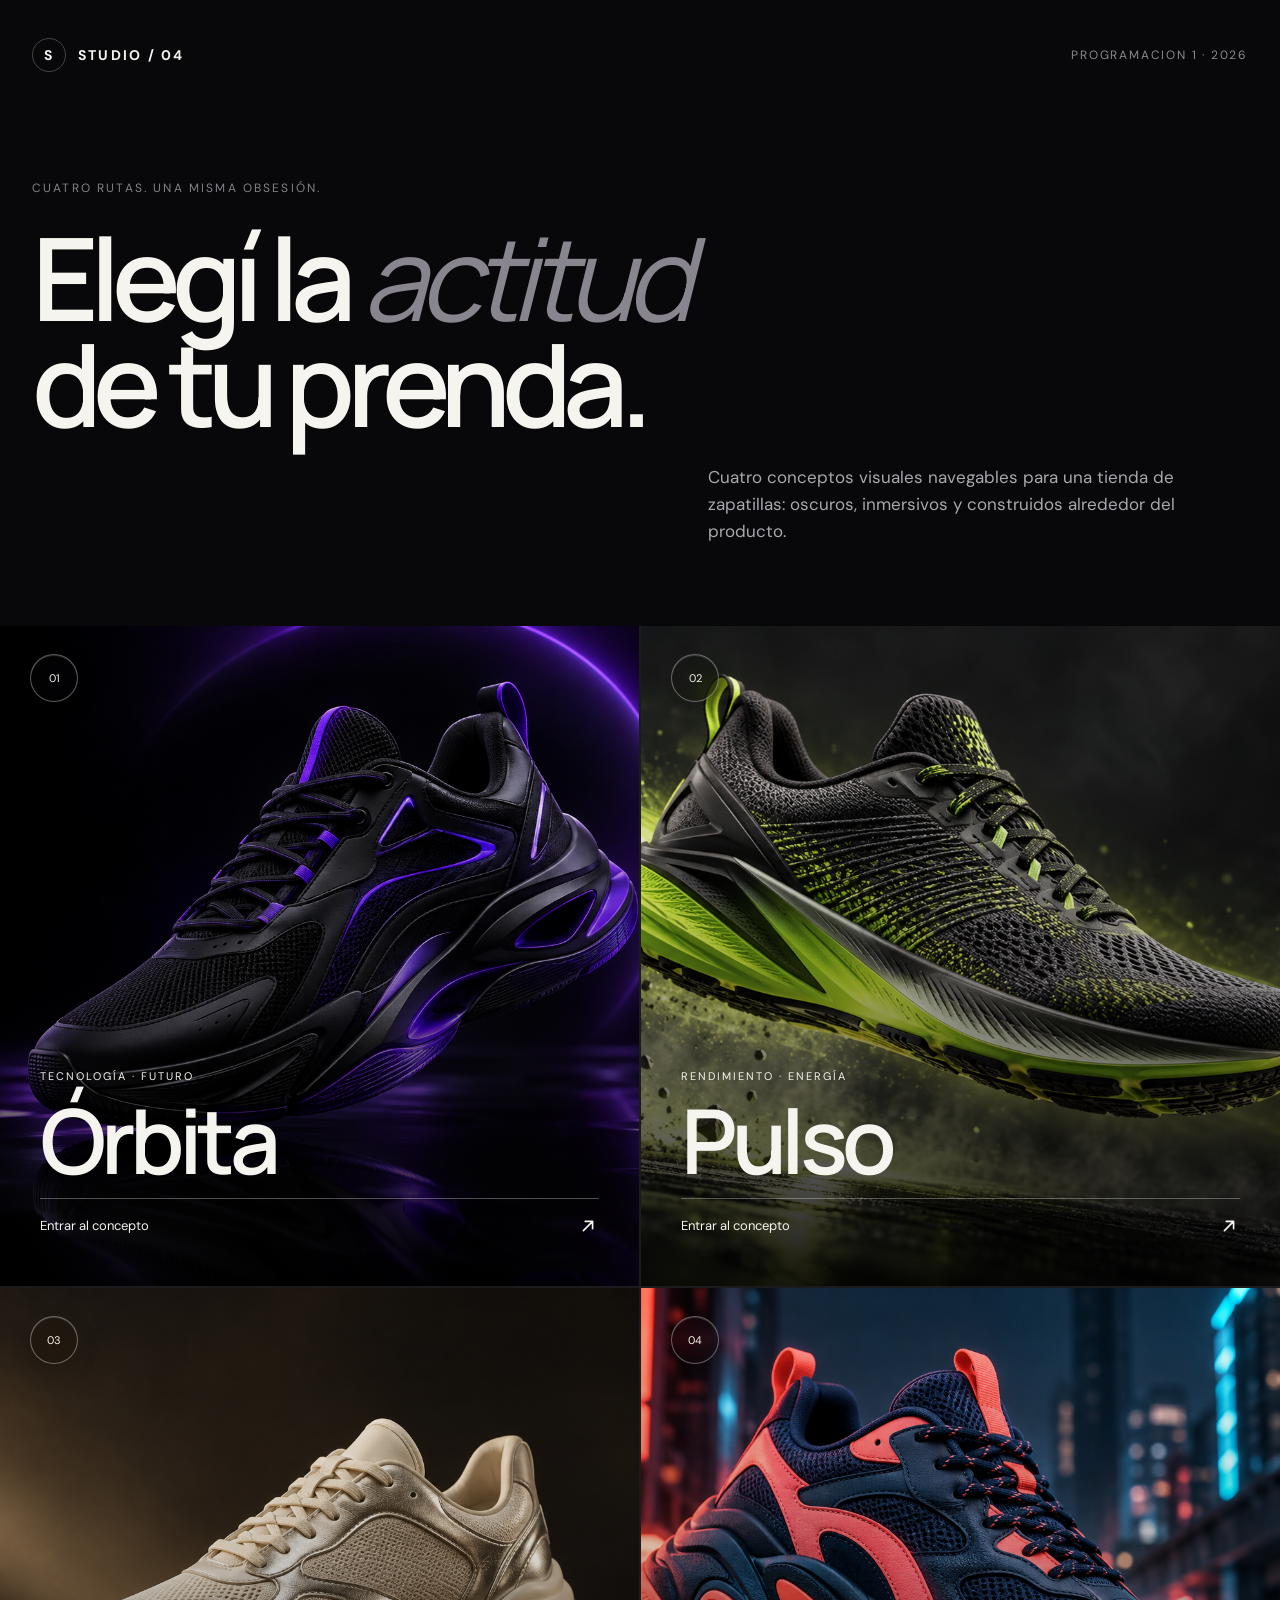
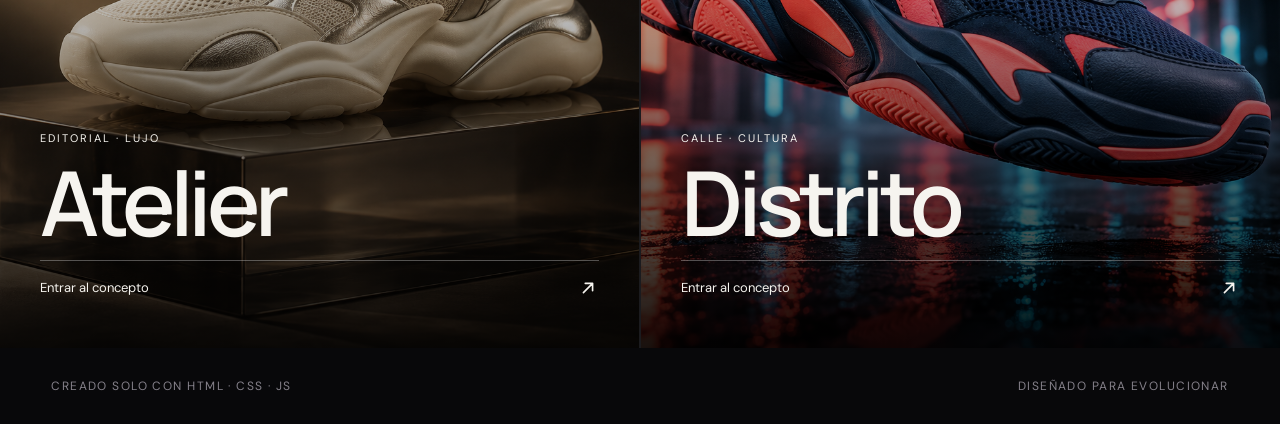
<file: index.html>
<!doctype html>
<html lang="es">
  <head>
    <meta charset="utf-8">
    <meta name="viewport" content="width=device-width, initial-scale=1">
    <meta name="description" content="Cuatro conceptos visuales para una tienda de zapatillas.">
    <title>
      STUDIO / 04
    </title>
    <link rel="preconnect" href="https://fonts.googleapis.com">
    <link rel="preconnect" href="https://fonts.gstatic.com" crossorigin>
    <link href="https://fonts.googleapis.com/css2?family=DM+Sans:wght@400;500;600;700&family=Manrope:wght@400;500;600;700;800&display=swap" rel="stylesheet">
    <link rel="stylesheet" href="estilos.css">
  </head>
  <body class="pagina-indice">
    <header class="cabecera">
      <a class="marca" href="index.html" aria-label="Inicio">
        <span class="marca-simbolo">
          S
        </span>
        <span>
          STUDIO / 04
        </span>
      </a>
      <p class="etiqueta-cabecera">
        Programacion 1 · 2026
      </p>
    </header>
    <main>
      <section class="portada-indice">
        <div class="rotulo">
          Cuatro rutas. Una misma obsesión.
        </div>
        <h1>
          Elegí la
          <em>
            actitud
          </em>
          <br>
          de tu prenda.
        </h1>
        <p class="bajada-indice">
          Cuatro conceptos visuales navegables para una tienda de zapatillas: oscuros, inmersivos y construidos alrededor del producto.
        </p>
      </section>
      <section class="grilla-conceptos" aria-label="Conceptos disponibles">
        <a class="tarjeta-concepto" href="orbita.html">
          <img src="assets/imagenes/zapatilla-orbita.png" alt="Zapatilla negra iluminada en violeta">
          <div class="velo-tarjeta">
          </div>
          <span class="numero-concepto">
            01
          </span>
          <div class="datos-concepto">
            <span>
              Tecnología · Futuro
            </span>
            <h2>
              Órbita
            </h2>
            <p>
              Entrar al concepto
              <span class="icono-enlace">
                <svg class="icono-svg" aria-hidden="true">
                  <use href="assets/iconos.svg#flecha-arriba-derecha"></use>
                </svg>
              </span>
            </p>
          </div>
        </a>
        <a class="tarjeta-concepto" href="pulso.html">
          <img src="assets/imagenes/zapatilla-pulso.png" alt="Zapatilla de running negra y verde lima">
          <div class="velo-tarjeta">
          </div>
          <span class="numero-concepto">
            02
          </span>
          <div class="datos-concepto">
            <span>
              Rendimiento · Energía
            </span>
            <h2>
              Pulso
            </h2>
            <p>
              Entrar al concepto
              <span class="icono-enlace">
                <svg class="icono-svg" aria-hidden="true">
                  <use href="assets/iconos.svg#flecha-arriba-derecha"></use>
                </svg>
              </span>
            </p>
          </div>
        </a>
        <a class="tarjeta-concepto" href="atelier.html">
          <img src="assets/imagenes/zapatilla-atelier.png" alt="Zapatilla color crema sobre pedestal de vidrio">
          <div class="velo-tarjeta">
          </div>
          <span class="numero-concepto">
            03
          </span>
          <div class="datos-concepto">
            <span>
              Editorial · Lujo
            </span>
            <h2>
              Atelier
            </h2>
            <p>
              Entrar al concepto
              <span class="icono-enlace">
                <svg class="icono-svg" aria-hidden="true">
                  <use href="assets/iconos.svg#flecha-arriba-derecha"></use>
                </svg>
              </span>
            </p>
          </div>
        </a>
        <a class="tarjeta-concepto" href="distrito.html">
          <img src="assets/imagenes/zapatilla-distrito.png" alt="Zapatilla urbana azul y coral en una ciudad nocturna">
          <div class="velo-tarjeta">
          </div>
          <span class="numero-concepto">
            04
          </span>
          <div class="datos-concepto">
            <span>
              Calle · Cultura
            </span>
            <h2>
              Distrito
            </h2>
            <p>
              Entrar al concepto
              <span class="icono-enlace">
                <svg class="icono-svg" aria-hidden="true">
                  <use href="assets/iconos.svg#flecha-arriba-derecha"></use>
                </svg>
              </span>
            </p>
          </div>
        </a>
      </section>
    </main>
    <footer class="pie-indice">
      <span>
        Creado solo con HTML · CSS · JS
      </span>
      <span>
        Diseñado para evolucionar
      </span>
    </footer>
  </body>
</html>
</file>
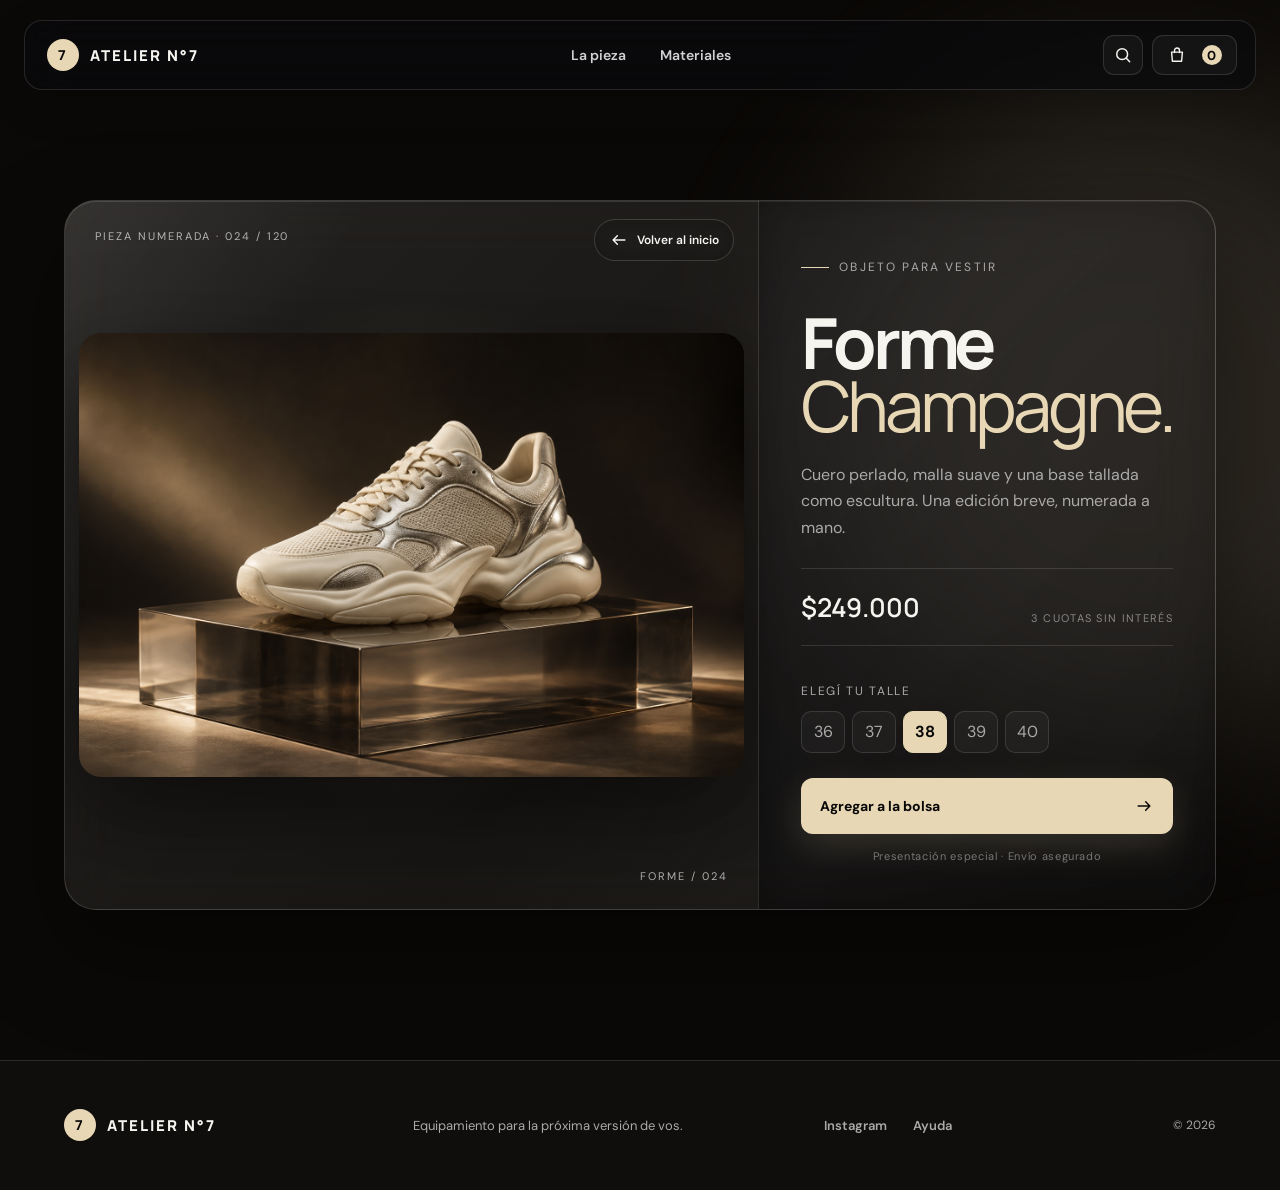
<file: atelier.html>
<!doctype html>
<html lang="es">
  <head>
    <meta charset="utf-8">
    <meta name="viewport" content="width=device-width,initial-scale=1">
    <meta name="description" content="Concepto visual de una tienda de zapatillas de edición limitada.">
    <title>
      Atelier N°7 — Forme
    </title>
    <link rel="preconnect" href="https://fonts.googleapis.com">
    <link rel="preconnect" href="https://fonts.gstatic.com" crossorigin>
    <link href="https://fonts.googleapis.com/css2?family=DM+Sans:wght@400;500;600&family=Manrope:wght@500;600;700;800&display=swap" rel="stylesheet">
    <link rel="stylesheet" href="estilos.css">
    <script src="interacciones.js" defer>
    </script>
  </head>
  <body class="tienda tema-atelier pagina-producto-unico">
    <div class="aura aura-uno">
    </div>
    <header class="cabecera-tienda" id="cabecera-principal">
      <a class="marca-tienda" href="index.html">
        <span class="marca-icono">
          7
        </span>
        <span>
          ATELIER N°7
        </span>
      </a>
      <nav class="navegacion">
        <a href="#producto">
          La pieza
        </a>
        <a href="#detalles">
          Materiales
        </a>
      </nav>
      <div class="acciones-cabecera">
        <button class="boton-icono" type="button" aria-label="Buscar">
          <svg class="icono-svg" aria-hidden="true">
            <use href="assets/iconos.svg#buscar"></use>
          </svg>
        </button>
        <button class="bolsa" type="button" aria-label="Bolsa de compra">
          <svg class="icono-svg" aria-hidden="true">
            <use href="assets/iconos.svg#bolsa"></use>
          </svg>
          <span>
            0
          </span>
        </button>
      </div>
    </header>
    <main class="escaparate-unico" id="producto">
      <section class="tarjeta-compra">
        <div class="visual-compra">
          <span class="sello-producto">
            PIEZA NUMERADA · 024 / 120
          </span>
          <a class="boton-volver-inicio" href="index.html">
            <svg class="icono-svg" aria-hidden="true">
              <use href="assets/iconos.svg#flecha-izquierda"></use>
            </svg>
            <span>Volver al inicio</span>
          </a>
          <img src="assets/imagenes/zapatilla-atelier.png" alt="Zapatilla marfil Atelier Forme">
          <span class="codigo-producto">
            FORME / 024
          </span>
        </div>
        <div class="informacion-compra">
          <p class="sobrelinea">
            <span>
            </span>
            Objeto para vestir
          </p>
          <h1>
            Forme
            <br>
            <em>
              Champagne.
            </em>
          </h1>
          <p class="descripcion-compra">
            Cuero perlado, malla suave y una base tallada como escultura. Una edición breve, numerada a mano.
          </p>
          <div class="linea-precio">
            <strong>
              $249.000
            </strong>
            <span>
              3 cuotas sin interés
            </span>
          </div>
          <div class="selector-talles" id="detalles">
            <p>
              Elegí tu talle
            </p>
            <div>
              <button type="button">
                36
              </button>
              <button type="button">
                37
              </button>
              <button class="activo" type="button">
                38
              </button>
              <button type="button">
                39
              </button>
              <button type="button">
                40
              </button>
            </div>
          </div>
          <button class="boton-comprar" type="button">
            Agregar a la bolsa
            <svg class="icono-svg" aria-hidden="true">
              <use href="assets/iconos.svg#flecha-derecha"></use>
            </svg>
          </button>
          <small class="nota-envio">
            Presentación especial · Envío asegurado
          </small>
        </div>
      </section>
    </main>
    <footer class="pie-simple">
      <a class="marca-tienda" href="index.html">
        <span class="marca-icono">
          7
        </span>
        ATELIER N°7
      </a>
      <p>
        Equipamiento para la próxima versión de vos.
      </p>
      <div>
        <a href="https://www.instagram.com/alejowillener/" target="_blank" rel="noopener noreferrer">Instagram</a>
        
        <span>
          Ayuda
        </span>
      </div>
      <span>
        © 2026
      </span>
    </footer>
  </body>
</html>
</file>
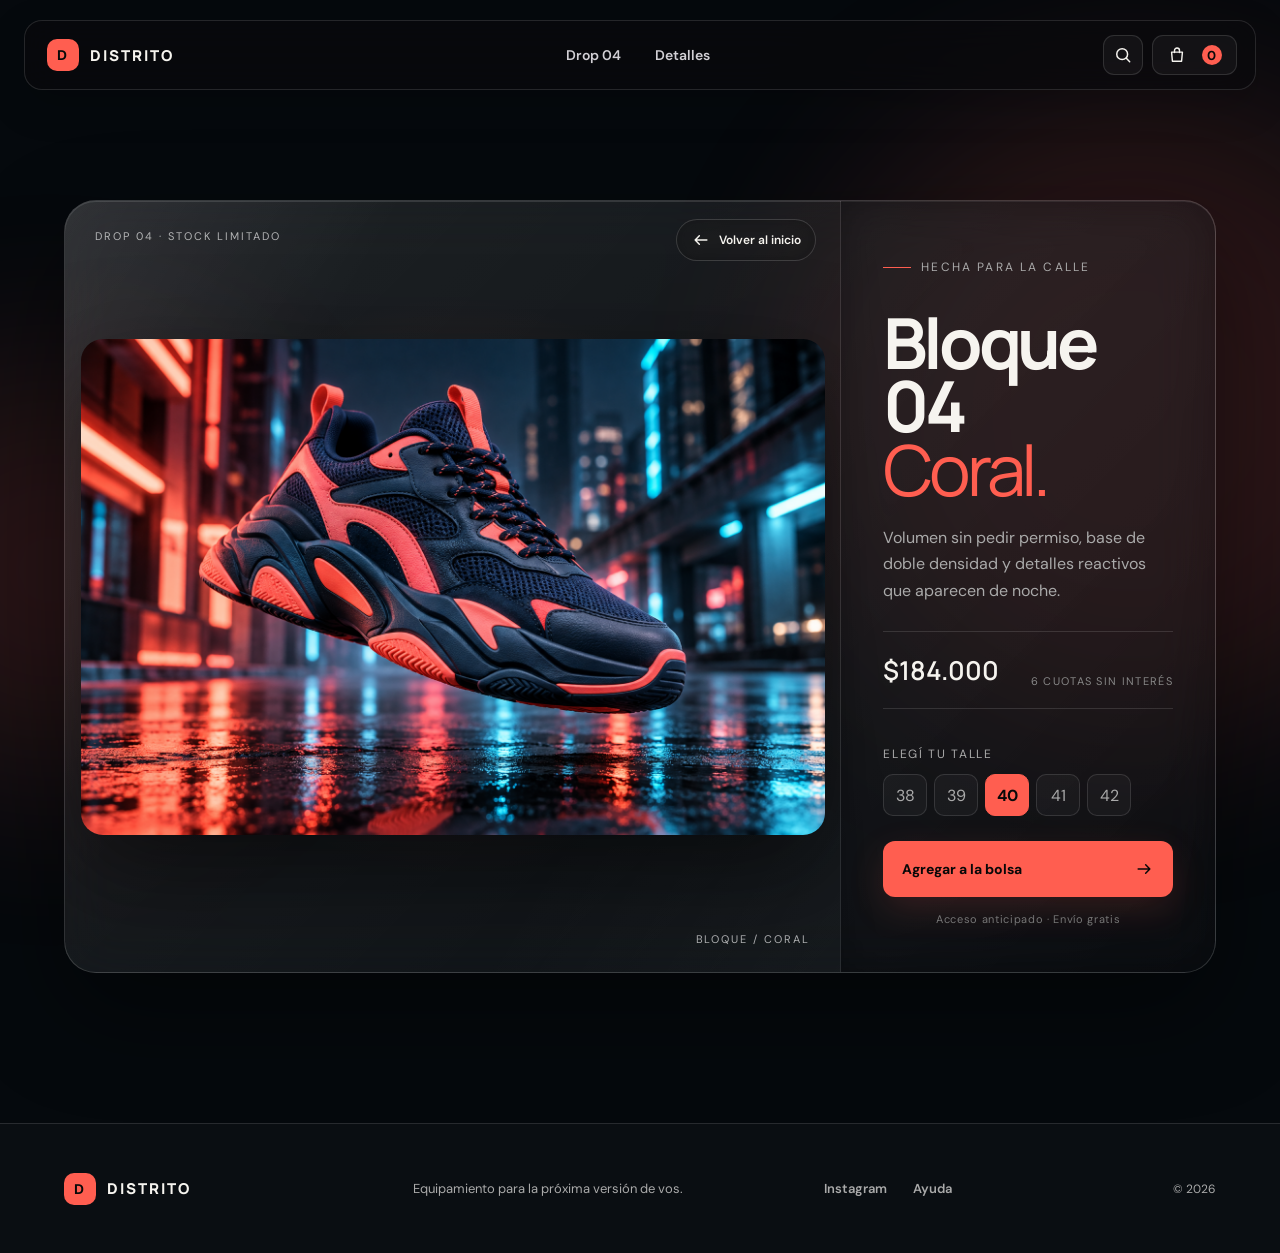
<file: distrito.html>
<!doctype html>
<html lang="es">
  <head>
    <meta charset="utf-8">
    <meta name="viewport" content="width=device-width,initial-scale=1">
    <meta name="description" content="Concepto visual de una tienda de zapatillas urbanas.">
    <title>
      Distrito — Bloque 04
    </title>
    <link rel="preconnect" href="https://fonts.googleapis.com">
    <link rel="preconnect" href="https://fonts.gstatic.com" crossorigin>
    <link href="https://fonts.googleapis.com/css2?family=DM+Sans:wght@400;500;600;700&family=Manrope:wght@500;600;700;800&display=swap" rel="stylesheet">
    <link rel="stylesheet" href="estilos.css">
    <script src="interacciones.js" defer>
    </script>
  </head>
  <body class="tienda tema-distrito pagina-producto-unico">
    <div class="aura aura-uno">
    </div>
    <div class="aura aura-dos">
    </div>
    <header class="cabecera-tienda" id="cabecera-principal">
      <a class="marca-tienda" href="index.html">
        <span class="marca-icono">
          D
        </span>
        <span>
          DISTRITO
        </span>
      </a>
      <nav class="navegacion">
        <a href="#producto">
          Drop 04
        </a>
        <a href="#detalles">
          Detalles
        </a>
      </nav>
      <div class="acciones-cabecera">
        <button class="boton-icono" type="button" aria-label="Buscar">
          <svg class="icono-svg" aria-hidden="true">
            <use href="assets/iconos.svg#buscar"></use>
          </svg>
        </button>
        <button class="bolsa" type="button" aria-label="Bolsa de compra">
          <svg class="icono-svg" aria-hidden="true">
            <use href="assets/iconos.svg#bolsa"></use>
          </svg>
          <span>
            0
          </span>
        </button>
      </div>
    </header>
    <main class="escaparate-unico" id="producto">
      <section class="tarjeta-compra">
        <div class="visual-compra">
          <span class="sello-producto">
            DROP 04 · STOCK LIMITADO
          </span>
          <a class="boton-volver-inicio" href="index.html">
            <svg class="icono-svg" aria-hidden="true">
              <use href="assets/iconos.svg#flecha-izquierda"></use>
            </svg>
            <span>Volver al inicio</span>
          </a>
        
          <img src="assets/imagenes/zapatilla-distrito.png" alt="Zapatilla urbana Distrito Bloque 04">
          <span class="codigo-producto">
            BLOQUE / CORAL
          </span>
        </div>
        <div class="informacion-compra">
          <p class="sobrelinea">
            <span>
            </span>
            Hecha para la calle
          </p>
          <h1>
            Bloque 04
            <br>
            <em>
              Coral.
            </em>
          </h1>
          <p class="descripcion-compra">
            Volumen sin pedir permiso, base de doble densidad y detalles reactivos que aparecen de noche.
          </p>
          <div class="linea-precio">
            <strong>
              $184.000
            </strong>
            <span>
              6 cuotas sin interés
            </span>
          </div>
          <div class="selector-talles" id="detalles">
            <p>
              Elegí tu talle
            </p>
            <div>
              <button type="button">
                38
              </button>
              <button type="button">
                39
              </button>
              <button class="activo" type="button">
                40
              </button>
              <button type="button">
                41
              </button>
              <button type="button">
                42
              </button>
            </div>
          </div>
          <button class="boton-comprar" type="button">
            Agregar a la bolsa
            <svg class="icono-svg" aria-hidden="true">
              <use href="assets/iconos.svg#flecha-derecha"></use>
            </svg>
          </button>
          <small class="nota-envio">
            Acceso anticipado · Envío gratis
          </small>
        </div>
      </section>
    </main>
    <footer class="pie-simple">
      <a class="marca-tienda" href="index.html">
        <span class="marca-icono">
          D
        </span>
        DISTRITO
      </a>
      <p>
        Equipamiento para la próxima versión de vos.
      </p>
      <div>
        <a href="https://www.instagram.com/alejowillener/" target="_blank" rel="noopener noreferrer">Instagram</a>
        
        <span>
          Ayuda
        </span>
      </div>
      <span>
        © 2026
      </span>
    </footer>
  </body>
</html>
</file>
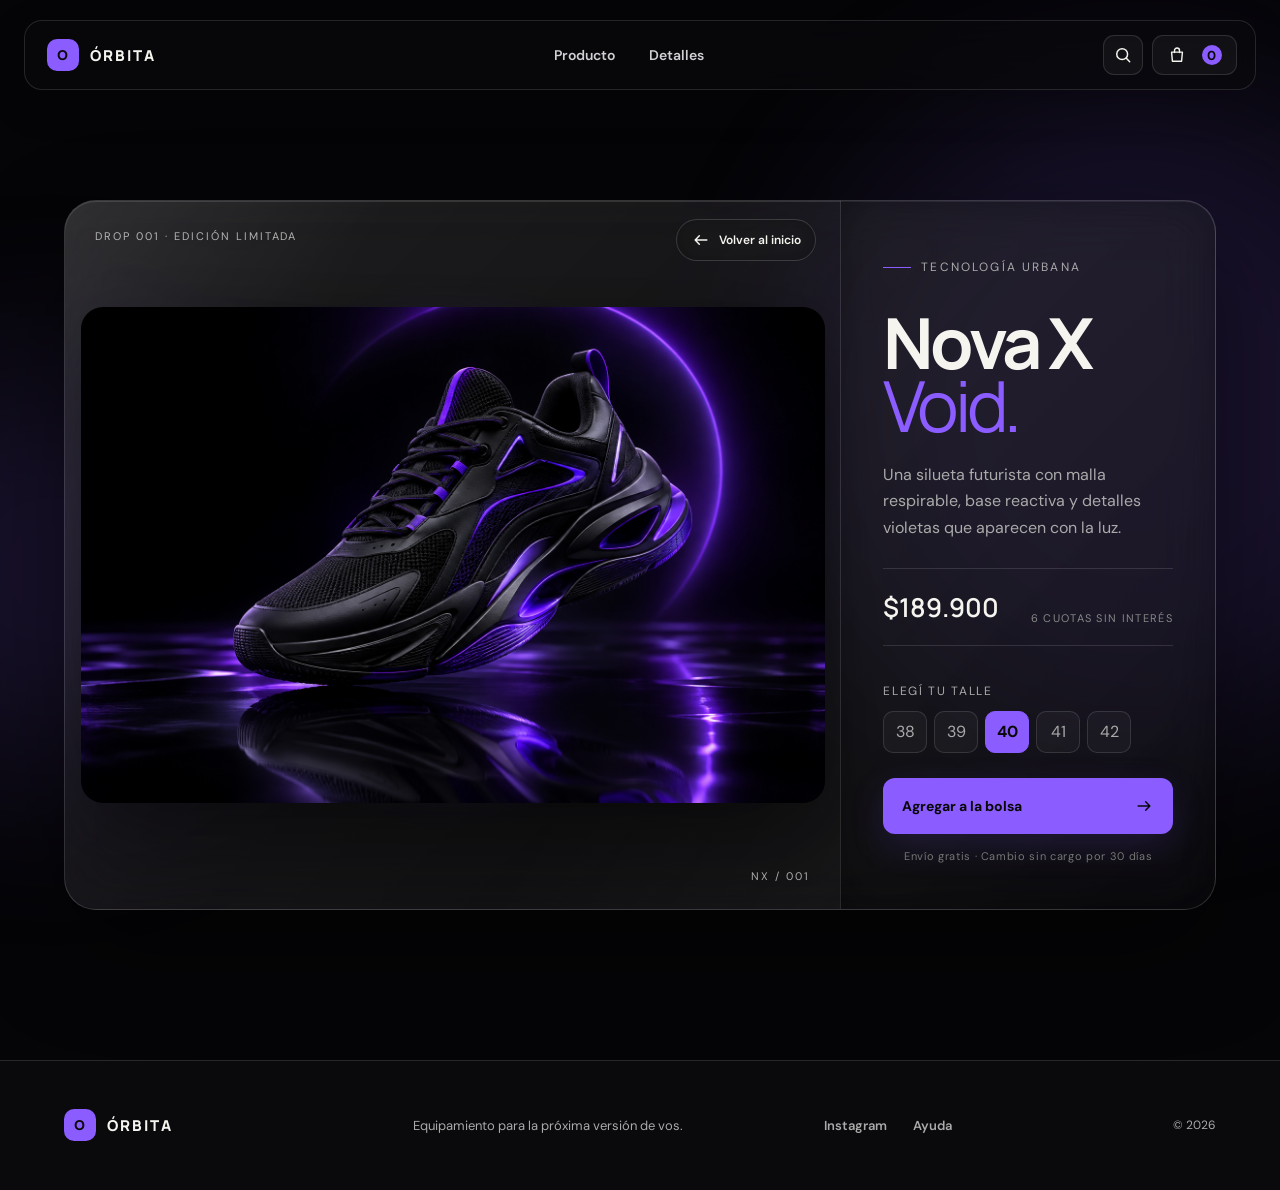
<file: orbita.html>
<!doctype html>
<html lang="es">
  <head>
    <meta charset="utf-8">
    <meta name="viewport" content="width=device-width,initial-scale=1">
    <meta name="description" content="Concepto visual de una tienda de zapatillas futuristas.">
    <title>
      Órbita — Nova X
    </title>
    <link rel="preconnect" href="https://fonts.googleapis.com">
    <link rel="preconnect" href="https://fonts.gstatic.com" crossorigin>
    <link href="https://fonts.googleapis.com/css2?family=DM+Sans:wght@400;500;600;700&family=Manrope:wght@500;600;700;800&display=swap" rel="stylesheet">
    <link rel="stylesheet" href="estilos.css">
    <script src="interacciones.js" defer>
    </script>
  </head>
  <body class="tienda pagina-producto-unico">
    <div class="aura aura-uno">
    </div>
    <div class="aura aura-dos">
    </div>
    <header class="cabecera-tienda" id="cabecera-principal">
      <a class="marca-tienda" href="index.html">
        <span class="marca-icono">
          O
        </span>
        <span>
          ÓRBITA
        </span>
      </a>
      <nav class="navegacion">
        <a href="#producto">
          Producto
        </a>
        <a href="#detalles">
          Detalles
        </a>
      </nav>
      <div class="acciones-cabecera">
        <button class="boton-icono" type="button" aria-label="Buscar">
          <svg class="icono-svg" aria-hidden="true">
            <use href="assets/iconos.svg#buscar"></use>
          </svg>
        </button>
        <button class="bolsa" type="button" aria-label="Bolsa de compra">
          <svg class="icono-svg" aria-hidden="true">
            <use href="assets/iconos.svg#bolsa"></use>
          </svg>
          <span>
            0
          </span>
        </button>
      </div>
    </header>
    <main class="escaparate-unico" id="producto">
      <section class="tarjeta-compra">
        <div class="visual-compra">
          <span class="sello-producto">
            DROP 001 · EDICIÓN LIMITADA
          </span>
          <a class="boton-volver-inicio" href="index.html">
            <svg class="icono-svg" aria-hidden="true">
              <use href="assets/iconos.svg#flecha-izquierda"></use>
            </svg>
            <span>Volver al inicio</span>
          </a>
          <div class="anillo-producto">
          </div>
          <img src="assets/imagenes/zapatilla-orbita.png" alt="Zapatilla negra Órbita Nova X">
          <span class="codigo-producto">
            NX / 001
          </span>
        </div>
        <div class="informacion-compra">
          <p class="sobrelinea">
            <span>
            </span>
            Tecnología urbana
          </p>
          <h1>
            Nova X
            <br>
            <em>
              Void.
            </em>
          </h1>
          <p class="descripcion-compra">
            Una silueta futurista con malla respirable, base reactiva y detalles violetas que aparecen con la luz.
          </p>
          <div class="linea-precio">
            <strong>
              $189.900
            </strong>
            <span>
              6 cuotas sin interés
            </span>
          </div>
          <div class="selector-talles" id="detalles">
            <p>
              Elegí tu talle
            </p>
            <div>
              <button type="button">
                38
              </button>
              <button type="button">
                39
              </button>
              <button class="activo" type="button">
                40
              </button>
              <button type="button">
                41
              </button>
              <button type="button">
                42
              </button>
            </div>
          </div>
          <button class="boton-comprar" type="button">
            Agregar a la bolsa
            <svg class="icono-svg" aria-hidden="true">
              <use href="assets/iconos.svg#flecha-derecha"></use>
            </svg>
          </button>
          <small class="nota-envio">
            Envío gratis · Cambio sin cargo por 30 días
          </small>
        </div>
      </section>
    </main>
    <footer class="pie-simple">
      <a class="marca-tienda" href="index.html">
        <span class="marca-icono">
          O
        </span>
        ÓRBITA
      </a>
      <p>
        Equipamiento para la próxima versión de vos.
      </p>
      <div>
        <a href="https://www.instagram.com/alejowillener/" target="_blank" rel="noopener noreferrer">Instagram</a>
        
        <span>
          Ayuda
        </span>
      </div>
      <span>
        © 2026
      </span>
    </footer>
  </body>
</html>
</file>
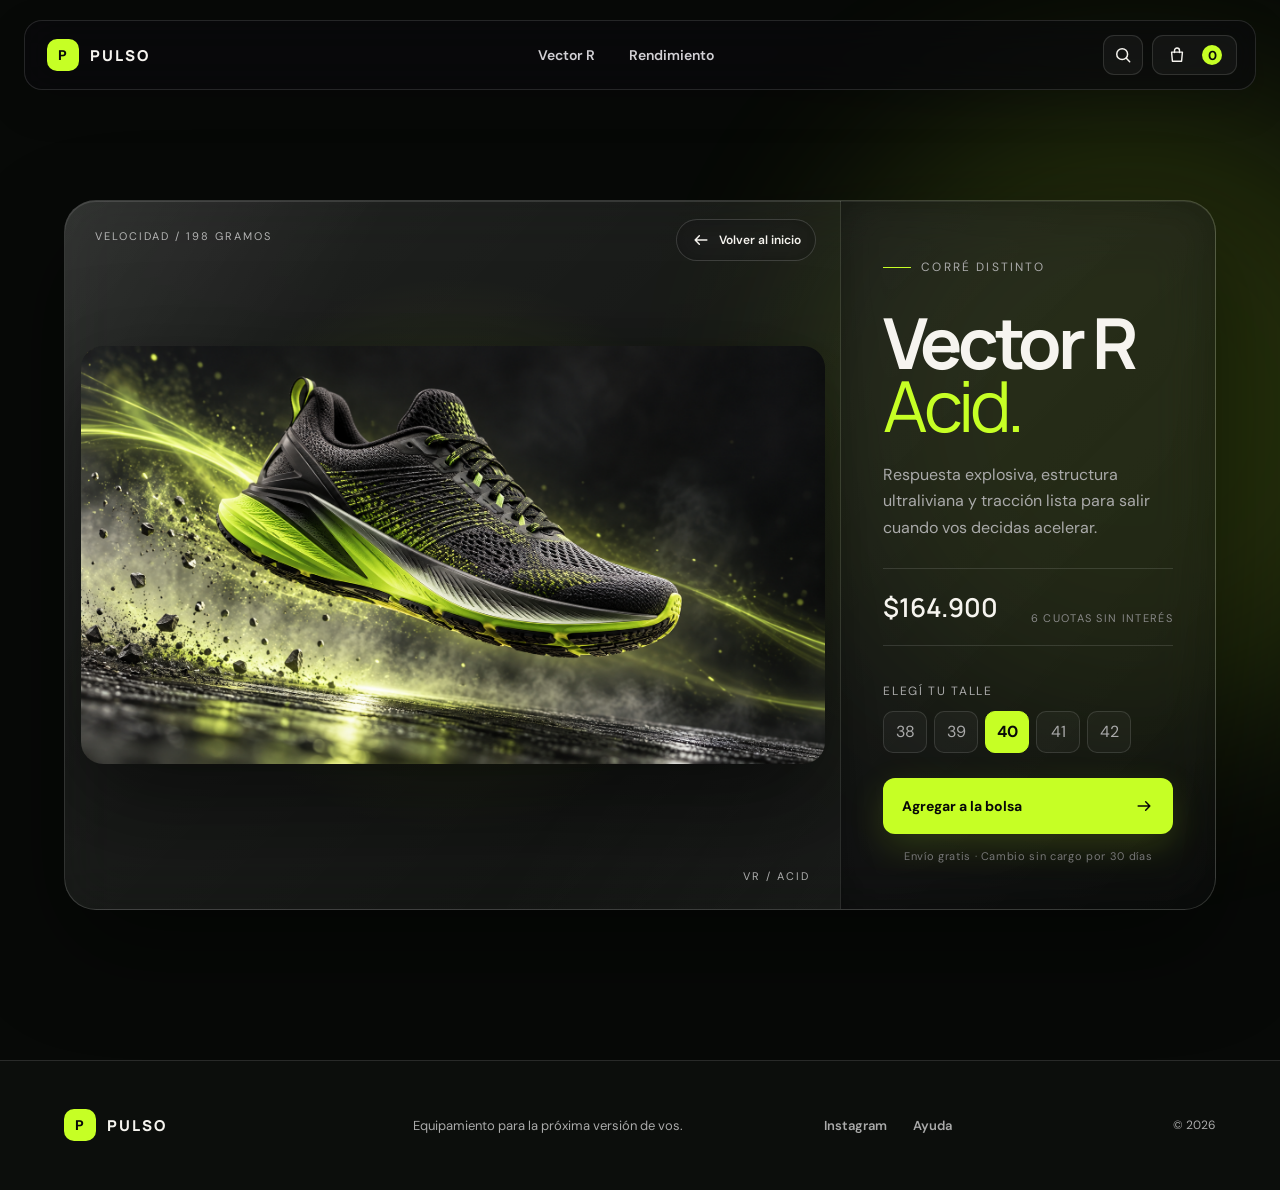
<file: pulso.html>
<!doctype html>
<html lang="es">
  <head>
    <meta charset="utf-8">
    <meta name="viewport" content="width=device-width,initial-scale=1">
    <meta name="description" content="Concepto visual de una tienda de zapatillas de running.">
    <title>
      Pulso — Vector R
    </title>
    <link rel="preconnect" href="https://fonts.googleapis.com">
    <link rel="preconnect" href="https://fonts.gstatic.com" crossorigin>
    <link href="https://fonts.googleapis.com/css2?family=DM+Sans:wght@400;500;600;700&family=Manrope:wght@500;600;700;800&display=swap" rel="stylesheet">
    <link rel="stylesheet" href="estilos.css">
    <script src="interacciones.js" defer>
    </script>
  </head>
  <body class="tienda tema-pulso pagina-producto-unico">
    <div class="aura aura-uno">
    </div>
    <header class="cabecera-tienda" id="cabecera-principal">
      <a class="marca-tienda" href="index.html">
        <span class="marca-icono">
          P
        </span>
        <span>
          PULSO
        </span>
      </a>
      <nav class="navegacion">
        <a href="#producto">
          Vector R
        </a>
        <a href="#detalles">
          Rendimiento
        </a>
      </nav>
      <div class="acciones-cabecera">
        <button class="boton-icono" type="button" aria-label="Buscar">
          <svg class="icono-svg" aria-hidden="true">
            <use href="assets/iconos.svg#buscar"></use>
          </svg>
        </button>
        <button class="bolsa" type="button" aria-label="Bolsa de compra">
          <svg class="icono-svg" aria-hidden="true">
            <use href="assets/iconos.svg#bolsa"></use>
          </svg>
          <span>
            0
          </span>
        </button>
      </div>
    </header>
    <main class="escaparate-unico" id="producto">
      <section class="tarjeta-compra">
        <div class="visual-compra">
          <span class="sello-producto">
            VELOCIDAD / 198 GRAMOS
          </span>
          <a class="boton-volver-inicio" href="index.html">
            <svg class="icono-svg" aria-hidden="true">
              <use href="assets/iconos.svg#flecha-izquierda"></use>
            </svg>
            <span>Volver al inicio</span>
          </a>
          <div class="lineas-velocidad">
          </div>
          <img src="assets/imagenes/zapatilla-pulso.png" alt="Zapatilla de running Pulso Vector R">
          <span class="codigo-producto">
            VR / ACID
          </span>
        </div>
        <div class="informacion-compra">
          <p class="sobrelinea">
            <span>
            </span>
            Corré distinto
          </p>
          <h1>
            Vector R
            <br>
            <em>
              Acid.
            </em>
          </h1>
          <p class="descripcion-compra">
            Respuesta explosiva, estructura ultraliviana y tracción lista para salir cuando vos decidas acelerar.
          </p>
          <div class="linea-precio">
            <strong>
              $164.900
            </strong>
            <span>
              6 cuotas sin interés
            </span>
          </div>
          <div class="selector-talles" id="detalles">
            <p>
              Elegí tu talle
            </p>
            <div>
              <button type="button">
                38
              </button>
              <button type="button">
                39
              </button>
              <button class="activo" type="button">
                40
              </button>
              <button type="button">
                41
              </button>
              <button type="button">
                42
              </button>
            </div>
          </div>
          <button class="boton-comprar" type="button">
            Agregar a la bolsa
            <svg class="icono-svg" aria-hidden="true">
              <use href="assets/iconos.svg#flecha-derecha"></use>
            </svg>
          </button>
          <small class="nota-envio">
            Envío gratis · Cambio sin cargo por 30 días
          </small>
        </div>
      </section>
    </main>
    <footer class="pie-simple">
      <a class="marca-tienda" href="index.html">
        <span class="marca-icono">
          P
        </span>
        PULSO
      </a>
      <p>
        Equipamiento para la próxima versión de vos.
      </p>
      <div>
        <a href="https://www.instagram.com/alejowillener/" target="_blank" rel="noopener noreferrer">Instagram</a>
        
        <span>
          Ayuda
        </span>
      </div>
      <span>
        © 2026
      </span>
    </footer>
  </body>
</html>
</file>
<file: estilos.css>
@import url("css/base.css");
@import url("css/indice.css");
@import url("css/header.css");
@import url("css/producto.css");
@import url("css/footer.css");
@import url("css/temas.css");
@import url("css/responsive.css");
</file>
